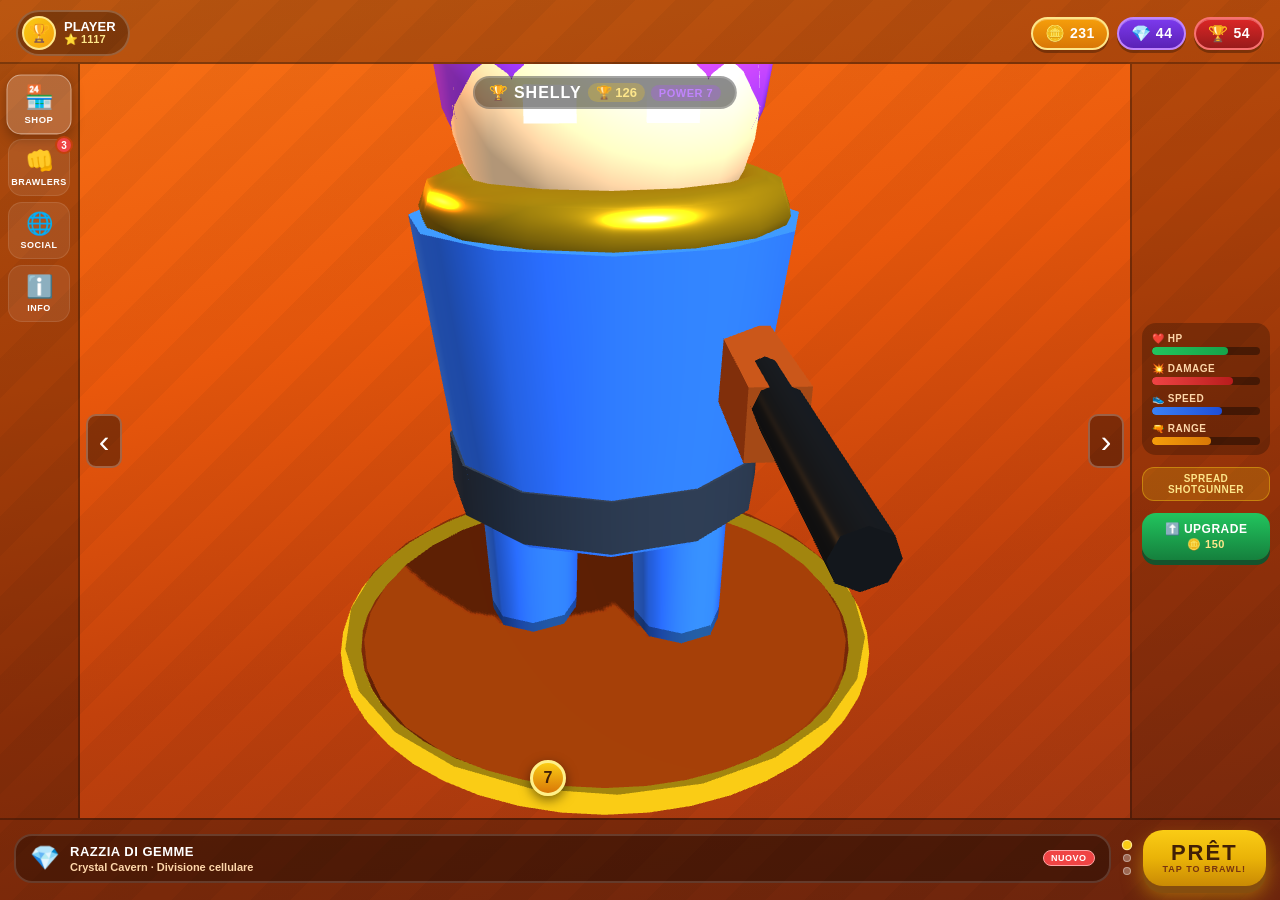
<file: index.html>
<!DOCTYPE html>
<html lang="en">
<head>
  <meta charset="UTF-8">
  <meta name="viewport" content="width=device-width, initial-scale=1.0, maximum-scale=1.0, user-scalable=no, viewport-fit=cover">
  <meta name="apple-mobile-web-app-capable" content="yes">
  <meta name="mobile-web-app-capable" content="yes">
  <title>Brawl Arena 3D</title>
  <link rel="stylesheet" href="style.css">
  <script src="three.min.js"></script>
</head>
<body>

<!-- ============================================================
     LOBBY SCREEN — Brawl Stars Authentic Style
     ============================================================ -->
<div id="lobby-screen">

  <!-- TOP HEADER BAR (Currency & Profile) -->
  <div class="lobby-topbar">
    <div class="topbar-left">
      <div class="profile-badge">
        <div class="profile-avatar">🏆</div>
        <div class="profile-info">
          <span class="profile-name">PLAYER</span>
          <span class="profile-cups">⭐ 1117</span>
        </div>
      </div>
    </div>
    <div class="topbar-right">
      <div class="currency-pill gold-pill">
        <span class="currency-icon">🪙</span>
        <span class="currency-val" id="coins-val">231</span>
      </div>
      <div class="currency-pill gem-pill">
        <span class="currency-icon">💎</span>
        <span class="currency-val">44</span>
      </div>
      <div class="currency-pill trophy-pill">
        <span class="currency-icon">🏆</span>
        <span class="currency-val">54</span>
      </div>
    </div>
  </div>

  <!-- MAIN LOBBY LAYOUT -->
  <div class="lobby-main">

    <!-- LEFT SIDE NAV -->
    <nav class="lobby-nav">
      <div class="nav-btn nav-active">
        <span class="nav-icon">🏪</span>
        <span class="nav-label">SHOP</span>
      </div>
      <div class="nav-btn" id="nav-brawlers" onclick="openBrawlerSelect()">
        <span class="nav-icon">👊</span>
        <span class="nav-label">BRAWLERS</span>
        <span class="nav-badge">3</span>
      </div>
      <div class="nav-btn">
        <span class="nav-icon">🌐</span>
        <span class="nav-label">SOCIAL</span>
      </div>
      <div class="nav-btn">
        <span class="nav-icon">ℹ️</span>
        <span class="nav-label">INFO</span>
      </div>
    </nav>

    <!-- CENTER STAGE — Active Brawler Showcase -->
    <div class="lobby-stage">

      <!-- Brawler Name Tag -->
      <div class="stage-name-tag">
        <span class="stage-trophy">🏆</span>
        <span class="stage-brawler-name" id="stage-brawler-name">SHELLY</span>
        <span class="stage-cups-count" id="stage-cups">126</span>
        <span class="stage-powerup" id="stage-power">POWER 7</span>
      </div>

      <!-- 3D Canvas Brawler Preview -->
      <canvas id="preview-canvas"></canvas>

      <!-- Floating Level Badge -->
      <div class="stage-level-badge">
        <span class="level-num" id="stage-level">7</span>
      </div>

      <!-- Left / Right Arrow Swiper -->
      <button class="stage-arrow left-arrow" onclick="prevBrawler()">‹</button>
      <button class="stage-arrow right-arrow" onclick="nextBrawler()">›</button>

      <!-- Stage floor glow -->
      <div class="stage-glow"></div>
    </div>

    <!-- RIGHT SIDE PANEL: Brawler Stats & Upgrades -->
    <div class="lobby-right">
      <div class="brawler-stats-panel">
        <div class="stat-line">
          <span class="stat-label">❤️ HP</span>
          <div class="stat-bar-wrap"><div class="stat-fill hp-fill" id="stat-hp"></div></div>
        </div>
        <div class="stat-line">
          <span class="stat-label">💥 DAMAGE</span>
          <div class="stat-bar-wrap"><div class="stat-fill dmg-fill" id="stat-dmg"></div></div>
        </div>
        <div class="stat-line">
          <span class="stat-label">👟 SPEED</span>
          <div class="stat-bar-wrap"><div class="stat-fill spd-fill" id="stat-spd"></div></div>
        </div>
        <div class="stat-line">
          <span class="stat-label">🔫 RANGE</span>
          <div class="stat-bar-wrap"><div class="stat-fill rng-fill" id="stat-rng"></div></div>
        </div>
      </div>

      <!-- Brawler Role Tag -->
      <div class="role-tag" id="role-tag">SPREAD SHOTGUNNER</div>

      <!-- Upgrade & Select Buttons -->
      <button class="btn-upgrade">
        <span>⬆️ UPGRADE</span>
        <span class="upgrade-cost">🪙 150</span>
      </button>
    </div>
  </div>

  <!-- BOTTOM SECTION — Game Mode & Play Button -->
  <div class="lobby-bottom">

    <!-- Left: event / map info -->
    <div class="bottom-event-info" onclick="openMapSelect()">
      <div class="event-mode-icon">💎</div>
      <div class="event-text">
        <div class="event-mode-name">RAZZIA DI GEMME</div>
        <div class="event-map-name" id="event-map-name">Crystal Cavern · Divisione cellulare</div>
      </div>
      <div class="event-new-badge">NUOVO</div>
    </div>

    <!-- Map Selector Dots -->
    <div class="map-dots">
      <div class="map-dot active" onclick="selectMapDot(0, 'crystalCavern')"></div>
      <div class="map-dot" onclick="selectMapDot(1, 'desertDunes')"></div>
      <div class="map-dot" onclick="selectMapDot(2, 'snakePrairie')"></div>
    </div>

    <!-- Right: BRAWL! Play Button -->
    <button id="btn-play" class="btn-brawl">
      <div class="btn-brawl-inner">
        <span class="btn-brawl-ready">PRÊT</span>
        <span class="btn-brawl-sub">TAP TO BRAWL!</span>
      </div>
    </button>

  </div>

</div>

<!-- ============================================================
     BRAWLER SELECT DRAWER (slides up from bottom)
     ============================================================ -->
<div id="brawler-drawer" class="brawler-drawer hidden">
  <div class="drawer-header">
    <span class="drawer-title">SELECT BRAWLER</span>
    <button class="drawer-close" onclick="closeBrawlerSelect()">✕</button>
  </div>
  <div class="drawer-grid">
    <div class="drawer-card selected" data-brawler="shelly" onclick="pickBrawler('shelly', this)">
      <div class="dc-avatar av-shelly"></div>
      <div class="dc-name">SHELLY</div>
      <div class="dc-role">SHOTGUNNER</div>
    </div>
    <div class="drawer-card" data-brawler="colt" onclick="pickBrawler('colt', this)">
      <div class="dc-avatar av-colt"></div>
      <div class="dc-name">COLT</div>
      <div class="dc-role">GUNSLINGER</div>
    </div>
    <div class="drawer-card" data-brawler="el_primo" onclick="pickBrawler('el_primo', this)">
      <div class="dc-avatar av-primo"></div>
      <div class="dc-name">EL PRIMO</div>
      <div class="dc-role">LUCHADOR</div>
    </div>
  </div>
</div>

<!-- MAP SELECT DRAWER -->
<div id="map-drawer" class="brawler-drawer hidden">
  <div class="drawer-header">
    <span class="drawer-title">SELECT MAP</span>
    <button class="drawer-close" onclick="closeMapSelect()">✕</button>
  </div>
  <div class="drawer-grid">
    <div class="drawer-card map-dcard selected" data-map="crystalCavern" onclick="pickMap('crystalCavern','Crystal Cavern','Crystal Cavern · Divisione cellulare', this)">
      <div class="dc-map-icon">⛏️</div>
      <div class="dc-name">CRYSTAL CAVERN</div>
      <div class="dc-role">BALANCED</div>
    </div>
    <div class="drawer-card map-dcard" data-map="desertDunes" onclick="pickMap('desertDunes','Desert Dunes','Desert Dunes · Open Field', this)">
      <div class="dc-map-icon">🏜️</div>
      <div class="dc-name">DESERT DUNES</div>
      <div class="dc-role">OPEN SNIPER</div>
    </div>
    <div class="drawer-card map-dcard" data-map="snakePrairie" onclick="pickMap('snakePrairie','Snake Prairie','Snake Prairie · Dense Bush', this)">
      <div class="dc-map-icon">🌿</div>
      <div class="dc-name">SNAKE PRAIRIE</div>
      <div class="dc-role">MASSIVE BUSH</div>
    </div>
  </div>
</div>

<!-- Drawer backdrop -->
<div id="drawer-backdrop" class="drawer-backdrop hidden" onclick="closeAll()"></div>

<!-- ============================================================
     IN-GAME HUD OVERLAY
     ============================================================ -->
<div id="ui-layer" style="display: none;">
  <header class="hud-header">
    <div class="team-score blue-score">
      <span class="team-label">BLUE</span>
      <span class="gem-icon">💎</span>
      <span id="blue-gems" class="score-num">0</span>
    </div>
    <div id="match-status" class="hud-match-status">3v3 GEM GRAB</div>
    <div class="team-score red-score">
      <span class="team-label">RED</span>
      <span class="gem-icon">💎</span>
      <span id="red-gems" class="score-num">0</span>
    </div>
    <button id="btn-return-menu" class="btn-menu">MENU</button>
  </header>
  <div id="aim-toast" class="hud-aim-toast">AIMING...</div>
  <div class="hud-bottom">
    <div id="player-hud-card" class="hud-player-card">
      <div class="brawler-name-badge" id="hud-brawler-name">SHELLY</div>
      <div class="hp-bar-container">
        <div id="player-hp-fill" class="hp-bar-fill"></div>
        <span id="player-hp-text">3600 / 3600</span>
      </div>
    </div>
    <div class="hud-ammo-container">
      <div class="ammo-slot" id="ammo-1"><div class="ammo-fill"></div></div>
      <div class="ammo-slot" id="ammo-2"><div class="ammo-fill"></div></div>
      <div class="ammo-slot" id="ammo-3"><div class="ammo-fill"></div></div>
    </div>
  </div>
</div>

<!-- Three.js Game Canvas Container -->
<div id="game-container"></div>
<canvas id="joystick-canvas"></canvas>

<script src="game.js"></script>
</body>
</html>
</file>
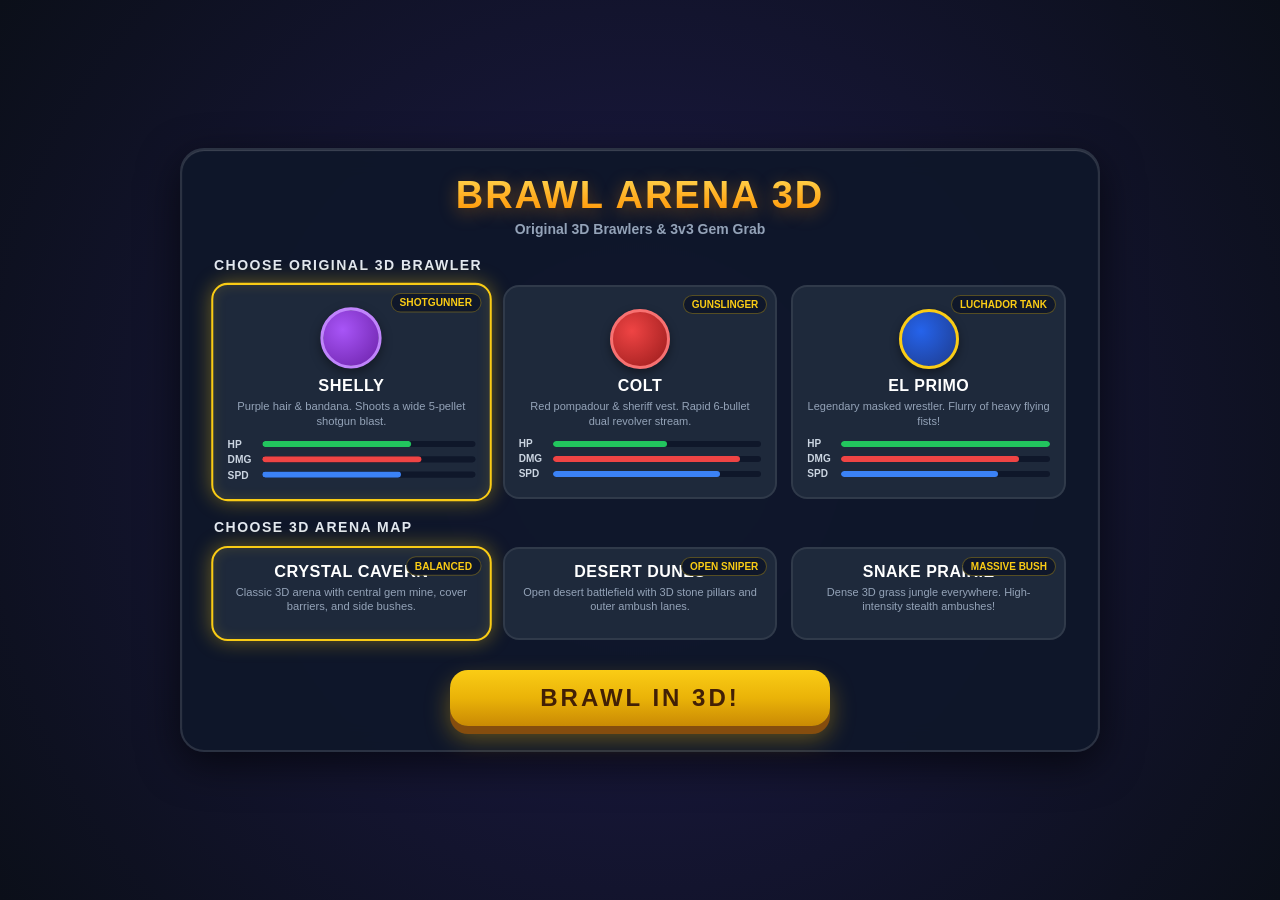
<file: claude/index.html>
<!DOCTYPE html>
<html lang="en">
<head>
  <meta charset="UTF-8">
  <meta name="viewport" content="width=device-width, initial-scale=1.0, maximum-scale=1.0, user-scalable=no, viewport-fit=cover">
  <meta name="apple-mobile-web-app-capable" content="yes">
  <meta name="mobile-web-app-capable" content="yes">
  <title>Brawl Arena 3D - Real WebGL 3D Top-Down Shooter</title>
  <link rel="stylesheet" href="style.css">
  <!-- Local Three.js WebGL Engine (100% offline & APK-ready) -->
  <script src="three.min.js"></script>
</head>
<body>
  <!-- Three.js 3D WebGL Canvas Container -->
  <div id="game-container"></div>

  <!-- 2D Overlay Canvas for Joysticks and Touch Controls -->
  <canvas id="joystick-canvas"></canvas>

  <!-- LOBBY & SELECTION MENU SCREEN -->
  <div id="lobby-screen" class="lobby-overlay">
    <div class="lobby-modal">
      <h1 class="game-logo">BRAWL ARENA 3D</h1>
      <p class="game-subtitle">Original 3D Brawlers & 3v3 Gem Grab</p>

      <!-- Section 1: Choose Brawler -->
      <div class="menu-section">
        <h2 class="section-title">CHOOSE ORIGINAL 3D BRAWLER</h2>
        <div class="cards-grid" id="brawler-select-grid">
          <!-- Shelly Card -->
          <div class="select-card selected" data-brawler="shelly">
            <div class="card-badge">SHOTGUNNER</div>
            <div class="card-avatar avatar-shelly"></div>
            <h3 class="card-name">SHELLY</h3>
            <p class="card-desc">Purple hair & bandana. Shoots a wide 5-pellet shotgun blast.</p>
            <div class="stat-row"><span>HP</span><div class="stat-bar"><div style="width: 70%; background: #22c55e;"></div></div></div>
            <div class="stat-row"><span>DMG</span><div class="stat-bar"><div style="width: 75%; background: #ef4444;"></div></div></div>
            <div class="stat-row"><span>SPD</span><div class="stat-bar"><div style="width: 65%; background: #3b82f6;"></div></div></div>
          </div>

          <!-- Colt Card -->
          <div class="select-card" data-brawler="colt">
            <div class="card-badge">GUNSLINGER</div>
            <div class="card-avatar avatar-colt"></div>
            <h3 class="card-name">COLT</h3>
            <p class="card-desc">Red pompadour & sheriff vest. Rapid 6-bullet dual revolver stream.</p>
            <div class="stat-row"><span>HP</span><div class="stat-bar"><div style="width: 55%; background: #22c55e;"></div></div></div>
            <div class="stat-row"><span>DMG</span><div class="stat-bar"><div style="width: 90%; background: #ef4444;"></div></div></div>
            <div class="stat-row"><span>SPD</span><div class="stat-bar"><div style="width: 80%; background: #3b82f6;"></div></div></div>
          </div>

          <!-- El Primo Card -->
          <div class="select-card" data-brawler="el_primo">
            <div class="card-badge">LUCHADOR TANK</div>
            <div class="card-avatar avatar-primo"></div>
            <h3 class="card-name">EL PRIMO</h3>
            <p class="card-desc">Legendary masked wrestler. Flurry of heavy flying fists!</p>
            <div class="stat-row"><span>HP</span><div class="stat-bar"><div style="width: 100%; background: #22c55e;"></div></div></div>
            <div class="stat-row"><span>DMG</span><div class="stat-bar"><div style="width: 85%; background: #ef4444;"></div></div></div>
            <div class="stat-row"><span>SPD</span><div class="stat-bar"><div style="width: 75%; background: #3b82f6;"></div></div></div>
          </div>
        </div>
      </div>

      <!-- Section 2: Choose 3D Arena Map -->
      <div class="menu-section">
        <h2 class="section-title">CHOOSE 3D ARENA MAP</h2>
        <div class="cards-grid map-grid" id="map-select-grid">
          <!-- Crystal Cavern -->
          <div class="select-card selected" data-map="crystalCavern">
            <div class="card-badge">BALANCED</div>
            <h3 class="card-name">CRYSTAL CAVERN</h3>
            <p class="card-desc">Classic 3D arena with central gem mine, cover barriers, and side bushes.</p>
          </div>

          <!-- Desert Dunes -->
          <div class="select-card" data-map="desertDunes">
            <div class="card-badge">OPEN SNIPER</div>
            <h3 class="card-name">DESERT DUNES</h3>
            <p class="card-desc">Open desert battlefield with 3D stone pillars and outer ambush lanes.</p>
          </div>

          <!-- Snake Prairie -->
          <div class="select-card" data-map="snakePrairie">
            <div class="card-badge">MASSIVE BUSH</div>
            <h3 class="card-name">SNAKE PRAIRIE</h3>
            <p class="card-desc">Dense 3D grass jungle everywhere. High-intensity stealth ambushes!</p>
          </div>
        </div>
      </div>

      <!-- Play Button -->
      <button id="btn-play" class="btn-brawl">BRAWL in 3D!</button>
    </div>
  </div>

  <!-- IN-GAME HUD OVERLAY -->
  <div id="ui-layer" style="display: none;">
    <!-- Top Bar: Scores & Match Status -->
    <header class="hud-header">
      <!-- Blue Team (Player) Gem Count -->
      <div class="team-score blue-score">
        <span class="team-label">BLUE TEAM</span>
        <span class="gem-icon">💎</span>
        <span id="blue-gems" class="score-num">0</span>
      </div>

      <!-- Center Status / Countdown Timer -->
      <div id="match-status" class="hud-match-status">3v3 GEM GRAB</div>

      <!-- Red Team (Enemy) Gem Count -->
      <div class="team-score red-score">
        <span class="team-label">RED TEAM</span>
        <span class="gem-icon">💎</span>
        <span id="red-gems" class="score-num">0</span>
      </div>

      <!-- Menu Button -->
      <button id="btn-return-menu" class="btn-menu">MENU</button>
    </header>

    <!-- Center Aim Toast (mobile) -->
    <div id="aim-toast" class="hud-aim-toast">AIMING...</div>

    <!-- Bottom HUD Bar -->
    <div class="hud-bottom">
      <!-- Player Info & Respawn Status -->
      <div id="player-hud-card" class="hud-player-card">
        <div class="brawler-name-badge" id="hud-brawler-name">SHELLY</div>
        <div class="hp-bar-container">
          <div id="player-hp-fill" class="hp-bar-fill"></div>
          <span id="player-hp-text">3600 / 3600</span>
        </div>
      </div>

      <!-- 3-Slot Ammo Container -->
      <div class="hud-ammo-container">
        <div class="ammo-slot active" id="ammo-1"><div class="ammo-fill"></div></div>
        <div class="ammo-slot active" id="ammo-2"><div class="ammo-fill"></div></div>
        <div class="ammo-slot active" id="ammo-3"><div class="ammo-fill"></div></div>
      </div>
    </div>
  </div>

  <script src="game.js"></script>
</body>
</html>
</file>
<file: style.css>
/* =====================================================================
   BRAWL ARENA 3D — Style Sheet
   Authentic Brawl Stars Lobby Style + In-Game HUD
   ===================================================================== */

* {
  margin: 0; padding: 0;
  box-sizing: border-box;
  -webkit-touch-callout: none;
  -webkit-user-select: none;
  user-select: none;
}

html, body {
  width: 100%; height: 100%;
  overflow: hidden;
  background: #c9540a;
  font-family: 'Segoe UI', 'Arial Rounded MT Bold', Arial, sans-serif;
  touch-action: none;
}

/* =====================================================================
   LOBBY SCREEN — Warm Orange Gradient Background (Brawl Stars vibe)
   ===================================================================== */
#lobby-screen {
  position: fixed;
  inset: 0;
  z-index: 90;
  background: linear-gradient(170deg, #f97316 0%, #ea580c 35%, #c2410c 65%, #9a3412 100%);
  display: flex;
  flex-direction: column;
  overflow: hidden;
}

/* Animated diagonal stripe texture overlay */
#lobby-screen::before {
  content: '';
  position: absolute;
  inset: 0;
  background: repeating-linear-gradient(
    -45deg,
    transparent,
    transparent 28px,
    rgba(0,0,0,0.04) 28px,
    rgba(0,0,0,0.04) 56px
  );
  pointer-events: none;
  z-index: 0;
}

/* =====================================================================
   TOP BAR
   ===================================================================== */
.lobby-topbar {
  position: relative;
  z-index: 10;
  display: flex;
  justify-content: space-between;
  align-items: center;
  padding: 10px 16px 6px;
  background: rgba(0,0,0,0.25);
  border-bottom: 2px solid rgba(0,0,0,0.3);
}

.profile-badge {
  display: flex;
  align-items: center;
  gap: 8px;
  background: rgba(0,0,0,0.3);
  border: 2px solid rgba(255,255,255,0.2);
  border-radius: 24px;
  padding: 4px 12px 4px 4px;
}

.profile-avatar {
  width: 34px; height: 34px;
  background: linear-gradient(135deg, #facc15, #f59e0b);
  border-radius: 50%;
  display: flex; align-items: center; justify-content: center;
  font-size: 18px;
  border: 2px solid #fde68a;
}

.profile-info {
  display: flex; flex-direction: column;
}

.profile-name {
  color: #ffffff;
  font-size: 13px;
  font-weight: 800;
  line-height: 1;
}

.profile-cups {
  color: #fde68a;
  font-size: 11px;
  font-weight: 700;
}

.topbar-right {
  display: flex;
  gap: 8px;
  align-items: center;
}

.currency-pill {
  display: flex;
  align-items: center;
  gap: 5px;
  padding: 5px 12px;
  border-radius: 20px;
  font-size: 14px;
  font-weight: 800;
  color: #ffffff;
  box-shadow: 0 3px 0 rgba(0,0,0,0.3), inset 0 1px 0 rgba(255,255,255,0.3);
}

.gold-pill   { background: linear-gradient(180deg, #f59e0b, #d97706); border: 2px solid #fde68a; }
.gem-pill    { background: linear-gradient(180deg, #7c3aed, #5b21b6); border: 2px solid #c084fc; }
.trophy-pill { background: linear-gradient(180deg, #dc2626, #991b1b); border: 2px solid #f87171; }

.currency-icon { font-size: 16px; }
.currency-val  { letter-spacing: 0.5px; }

/* =====================================================================
   MAIN LOBBY LAYOUT
   ===================================================================== */
.lobby-main {
  position: relative;
  z-index: 5;
  flex: 1;
  display: flex;
  align-items: stretch;
  min-height: 0;
}

/* =====================================================================
   LEFT NAV PANEL
   ===================================================================== */
.lobby-nav {
  display: flex;
  flex-direction: column;
  gap: 6px;
  padding: 12px 10px;
  background: rgba(0,0,0,0.3);
  border-right: 2px solid rgba(0,0,0,0.3);
  width: 80px;
  align-items: center;
}

.nav-btn {
  display: flex;
  flex-direction: column;
  align-items: center;
  justify-content: center;
  gap: 3px;
  width: 62px;
  padding: 8px 4px;
  border-radius: 14px;
  cursor: pointer;
  background: rgba(255,255,255,0.08);
  border: 1.5px solid rgba(255,255,255,0.1);
  transition: all 0.2s;
  position: relative;
}

.nav-btn:hover, .nav-active {
  background: rgba(255,255,255,0.18);
  border-color: rgba(255,255,255,0.4);
  box-shadow: 0 4px 12px rgba(0,0,0,0.3);
  transform: scale(1.05);
}

.nav-icon {
  font-size: 22px;
}

.nav-label {
  color: #fff;
  font-size: 9px;
  font-weight: 800;
  letter-spacing: 0.5px;
  text-align: center;
}

.nav-badge {
  position: absolute;
  top: -4px; right: -4px;
  background: #ef4444;
  color: #fff;
  font-size: 10px;
  font-weight: 800;
  width: 18px; height: 18px;
  border-radius: 50%;
  display: flex; align-items: center; justify-content: center;
  border: 2px solid #c2410c;
}

/* =====================================================================
   CENTER STAGE — Brawler Showcase
   ===================================================================== */
.lobby-stage {
  flex: 1;
  position: relative;
  display: flex;
  flex-direction: column;
  align-items: center;
  justify-content: center;
  overflow: hidden;
}

/* Deep radial glow behind brawler */
.stage-glow {
  position: absolute;
  bottom: 10%;
  left: 50%;
  transform: translateX(-50%);
  width: 240px; height: 60px;
  background: radial-gradient(ellipse at center, rgba(250,204,21,0.45) 0%, transparent 70%);
  pointer-events: none;
  z-index: 0;
}

/* Brawler name tag at top of stage */
.stage-name-tag {
  position: absolute;
  top: 12px;
  left: 50%;
  transform: translateX(-50%);
  display: flex;
  align-items: center;
  gap: 6px;
  background: rgba(0,0,0,0.45);
  border: 2px solid rgba(255,255,255,0.2);
  border-radius: 20px;
  padding: 5px 14px;
  white-space: nowrap;
  z-index: 10;
}

.stage-trophy { font-size: 15px; }

.stage-brawler-name {
  color: #ffffff;
  font-size: 16px;
  font-weight: 900;
  letter-spacing: 1px;
}

.stage-cups-count {
  background: rgba(250,204,21,0.25);
  color: #fde68a;
  font-size: 13px;
  font-weight: 800;
  padding: 2px 8px;
  border-radius: 10px;
}

.stage-powerup {
  background: rgba(168,85,247,0.3);
  color: #c084fc;
  font-size: 11px;
  font-weight: 800;
  padding: 2px 8px;
  border-radius: 10px;
  letter-spacing: 0.5px;
}

/* 3D Preview Canvas for Brawler Showcase */
#preview-canvas {
  position: relative;
  z-index: 5;
  width: 100%;
  height: 100%;
  display: block;
}

/* Level Badge floating bottom-left of stage */
.stage-level-badge {
  position: absolute;
  bottom: 22px;
  left: 50%;
  transform: translateX(-75px);
  background: linear-gradient(180deg, #facc15, #d97706);
  border: 3px solid #fef08a;
  border-radius: 50%;
  width: 36px; height: 36px;
  display: flex; align-items: center; justify-content: center;
  box-shadow: 0 4px 12px rgba(0,0,0,0.5);
  z-index: 10;
}

.level-num {
  color: #422006;
  font-size: 16px;
  font-weight: 900;
}

/* Stage Swipe Arrows */
.stage-arrow {
  position: absolute;
  top: 50%;
  transform: translateY(-50%);
  background: rgba(0,0,0,0.4);
  border: 2px solid rgba(255,255,255,0.25);
  color: #ffffff;
  font-size: 32px;
  font-weight: 300;
  width: 36px; height: 54px;
  border-radius: 10px;
  cursor: pointer;
  display: flex; align-items: center; justify-content: center;
  z-index: 10;
  transition: all 0.15s;
  line-height: 1;
}

.stage-arrow:hover {
  background: rgba(255,255,255,0.2);
  transform: translateY(-50%) scale(1.08);
}

.left-arrow  { left: 6px; }
.right-arrow { right: 6px; }

/* =====================================================================
   RIGHT STATS PANEL
   ===================================================================== */
.lobby-right {
  width: 150px;
  display: flex;
  flex-direction: column;
  align-items: stretch;
  justify-content: center;
  gap: 12px;
  padding: 14px 10px;
  background: rgba(0,0,0,0.25);
  border-left: 2px solid rgba(0,0,0,0.3);
}

.brawler-stats-panel {
  display: flex;
  flex-direction: column;
  gap: 8px;
  background: rgba(0,0,0,0.25);
  border-radius: 14px;
  padding: 10px;
}

.stat-line {
  display: flex;
  flex-direction: column;
  gap: 3px;
}

.stat-label {
  color: #fed7aa;
  font-size: 10px;
  font-weight: 700;
  letter-spacing: 0.5px;
}

.stat-bar-wrap {
  width: 100%;
  height: 8px;
  background: rgba(0,0,0,0.4);
  border-radius: 4px;
  overflow: hidden;
}

.stat-fill {
  height: 100%;
  border-radius: 4px;
  transition: width 0.4s cubic-bezier(0.4, 0, 0.2, 1);
}

.hp-fill  { background: linear-gradient(90deg, #22c55e, #16a34a); }
.dmg-fill { background: linear-gradient(90deg, #ef4444, #b91c1c); }
.spd-fill { background: linear-gradient(90deg, #3b82f6, #1d4ed8); }
.rng-fill { background: linear-gradient(90deg, #f59e0b, #d97706); }

.role-tag {
  text-align: center;
  background: rgba(250,204,21,0.2);
  border: 1.5px solid rgba(250,204,21,0.4);
  color: #fde68a;
  font-size: 10px;
  font-weight: 800;
  letter-spacing: 0.5px;
  padding: 5px 8px;
  border-radius: 12px;
}

.btn-upgrade {
  background: linear-gradient(180deg, #22c55e, #15803d);
  border: none;
  border-radius: 14px;
  padding: 9px 10px;
  box-shadow: 0 5px 0 #14532d;
  cursor: pointer;
  display: flex;
  flex-direction: column;
  align-items: center;
  gap: 2px;
  transition: all 0.15s;
  color: #ffffff;
  font-size: 12px;
  font-weight: 800;
  letter-spacing: 0.5px;
}

.btn-upgrade:active {
  transform: translateY(4px);
  box-shadow: 0 1px 0 #14532d;
}

.upgrade-cost {
  font-size: 11px;
  color: #fde68a;
  font-weight: 700;
}

/* =====================================================================
   BOTTOM EVENT & PLAY BUTTON
   ===================================================================== */
.lobby-bottom {
  position: relative;
  z-index: 10;
  display: flex;
  align-items: center;
  gap: 12px;
  padding: 10px 14px 14px;
  background: rgba(0,0,0,0.3);
  border-top: 2px solid rgba(0,0,0,0.3);
}

/* Event / Map info pill */
.bottom-event-info {
  flex: 1;
  display: flex;
  align-items: center;
  gap: 10px;
  background: rgba(0,0,0,0.35);
  border: 2px solid rgba(255,255,255,0.15);
  border-radius: 18px;
  padding: 8px 14px;
  cursor: pointer;
  transition: all 0.2s;
}

.bottom-event-info:hover {
  background: rgba(255,255,255,0.1);
  border-color: rgba(255,255,255,0.3);
}

.event-mode-icon {
  font-size: 24px;
  flex-shrink: 0;
}

.event-text {
  display: flex;
  flex-direction: column;
  gap: 2px;
  flex: 1;
  min-width: 0;
}

.event-mode-name {
  color: #ffffff;
  font-size: 13px;
  font-weight: 900;
  letter-spacing: 0.5px;
}

.event-map-name {
  color: #fed7aa;
  font-size: 11px;
  font-weight: 600;
  white-space: nowrap;
  overflow: hidden;
  text-overflow: ellipsis;
}

.event-new-badge {
  background: #ef4444;
  color: #ffffff;
  font-size: 9px;
  font-weight: 800;
  padding: 2px 7px;
  border-radius: 8px;
  border: 1.5px solid #fca5a5;
  flex-shrink: 0;
  letter-spacing: 0.5px;
}

/* Map selector dots */
.map-dots {
  display: flex;
  flex-direction: column;
  gap: 5px;
  align-items: center;
}

.map-dot {
  width: 8px; height: 8px;
  border-radius: 50%;
  background: rgba(255,255,255,0.3);
  border: 1.5px solid rgba(255,255,255,0.4);
  cursor: pointer;
  transition: all 0.2s;
}

.map-dot.active {
  background: #facc15;
  border-color: #fde68a;
  transform: scale(1.3);
}

/* BRAWL! / PLAY Button */
.btn-brawl {
  background: linear-gradient(180deg, #facc15 0%, #eab308 50%, #ca8a04 100%);
  border: none;
  border-radius: 20px;
  padding: 0;
  box-shadow: 0 7px 0 #854d0e, 0 10px 20px rgba(234,179,8,0.5);
  cursor: pointer;
  transition: all 0.15s ease;
  min-width: 120px;
}

.btn-brawl:hover { transform: translateY(-2px); box-shadow: 0 9px 0 #854d0e, 0 14px 24px rgba(234,179,8,0.6); }
.btn-brawl:active { transform: translateY(5px); box-shadow: 0 2px 0 #854d0e; }

.btn-brawl-inner {
  display: flex;
  flex-direction: column;
  align-items: center;
  padding: 12px 20px;
}

.btn-brawl-ready {
  color: #422006;
  font-size: 22px;
  font-weight: 900;
  letter-spacing: 2px;
  line-height: 1;
}

.btn-brawl-sub {
  color: #78350f;
  font-size: 9px;
  font-weight: 700;
  letter-spacing: 1px;
}

/* =====================================================================
   BRAWLER / MAP DRAWER (slides from bottom)
   ===================================================================== */
.brawler-drawer {
  position: fixed;
  left: 0; right: 0; bottom: 0;
  z-index: 200;
  background: linear-gradient(170deg, #1e293b, #0f172a);
  border-top: 3px solid #334155;
  border-radius: 24px 24px 0 0;
  padding: 16px;
  transform: translateY(0%);
  transition: transform 0.35s cubic-bezier(0.4, 0, 0.2, 1);
  max-height: 60vh;
  overflow-y: auto;
}

.brawler-drawer.hidden {
  transform: translateY(110%);
}

.drawer-backdrop {
  position: fixed;
  inset: 0;
  z-index: 150;
  background: rgba(0,0,0,0.6);
  backdrop-filter: blur(4px);
  transition: opacity 0.3s;
}

.drawer-backdrop.hidden { display: none; }

.drawer-header {
  display: flex;
  justify-content: space-between;
  align-items: center;
  margin-bottom: 14px;
}

.drawer-title {
  color: #ffffff;
  font-size: 16px;
  font-weight: 900;
  letter-spacing: 1px;
}

.drawer-close {
  background: #334155;
  color: #ffffff;
  border: none;
  border-radius: 50%;
  width: 30px; height: 30px;
  font-size: 14px;
  cursor: pointer;
  display: flex; align-items: center; justify-content: center;
}

.drawer-grid {
  display: grid;
  grid-template-columns: repeat(3, 1fr);
  gap: 12px;
}

.drawer-card {
  background: #1e293b;
  border: 2px solid #334155;
  border-radius: 16px;
  padding: 14px 10px;
  display: flex;
  flex-direction: column;
  align-items: center;
  gap: 6px;
  cursor: pointer;
  transition: all 0.2s;
}

.drawer-card:hover { border-color: rgba(250,204,21,0.5); transform: scale(1.03); }

.drawer-card.selected {
  border-color: #facc15;
  box-shadow: 0 0 16px rgba(250,204,21,0.4);
  background: #1e3a5f;
}

.dc-avatar {
  width: 56px; height: 56px;
  border-radius: 50%;
  box-shadow: 0 4px 10px rgba(0,0,0,0.5);
  border: 3px solid transparent;
}

.av-shelly { background: radial-gradient(circle at 35% 35%, #a855f7, #6b21a8); border-color: #c084fc; }
.av-colt   { background: radial-gradient(circle at 35% 35%, #ef4444, #991b1b); border-color: #f87171; }
.av-primo  { background: radial-gradient(circle at 35% 35%, #2563eb, #1e3a8a); border-color: #facc15; }

.dc-map-icon { font-size: 36px; }

.dc-name {
  color: #ffffff;
  font-size: 13px;
  font-weight: 800;
  text-align: center;
}

.dc-role {
  color: #94a3b8;
  font-size: 10px;
  font-weight: 600;
  letter-spacing: 0.5px;
}

/* =====================================================================
   THREE.JS GAME CANVAS
   ===================================================================== */
#game-container {
  position: fixed;
  inset: 0;
  z-index: 1;
  display: none;
}

#game-container canvas {
  display: block;
  width: 100%; height: 100%;
}

#joystick-canvas {
  position: fixed;
  inset: 0;
  z-index: 5;
  pointer-events: auto;
  display: none;
}

/* =====================================================================
   IN-GAME HUD
   ===================================================================== */
#ui-layer {
  position: fixed;
  inset: 0;
  z-index: 10;
  pointer-events: none;
  display: flex;
  flex-direction: column;
  justify-content: space-between;
  padding: 14px;
}

.hud-header {
  display: flex;
  justify-content: space-between;
  align-items: center;
  width: 100%;
}

.team-score {
  display: flex;
  align-items: center;
  gap: 6px;
  padding: 6px 14px;
  border-radius: 16px;
  font-weight: 800;
  box-shadow: 0 4px 12px rgba(0,0,0,0.4);
}

.blue-score { background: rgba(30,58,138,0.9); border: 2px solid #3b82f6; color: #60a5fa; }
.red-score  { background: rgba(127,29,29,0.9);  border: 2px solid #ef4444; color: #f87171; }
.team-label { font-size: 11px; letter-spacing: 1px; color: #ffffff; }
.gem-icon   { font-size: 15px; }
.score-num  { font-size: 20px; color: #ffffff; }

.hud-match-status {
  background: rgba(15,23,42,0.9);
  color: #ffffff;
  font-size: 13px;
  font-weight: 800;
  letter-spacing: 1px;
  padding: 6px 16px;
  border-radius: 20px;
  border: 1px solid rgba(255,255,255,0.15);
}

.btn-menu {
  background: #334155;
  color: #ffffff;
  font-size: 12px;
  font-weight: 800;
  padding: 8px 14px;
  border-radius: 12px;
  border: 1px solid rgba(255,255,255,0.2);
  cursor: pointer;
  pointer-events: auto;
}

.hud-aim-toast {
  align-self: center;
  background: rgba(239,68,68,0.9);
  color: #ffffff;
  font-size: 13px;
  font-weight: 800;
  letter-spacing: 1.5px;
  padding: 6px 18px;
  border-radius: 20px;
  opacity: 0;
  transform: translateY(-10px);
  transition: opacity 0.15s, transform 0.15s;
  pointer-events: none;
}

.hud-aim-toast.active { opacity: 1; transform: translateY(0); }

.hud-bottom {
  display: flex;
  justify-content: space-between;
  align-items: flex-end;
}

.hud-player-card {
  background: rgba(15,23,42,0.85);
  backdrop-filter: blur(8px);
  padding: 8px 14px;
  border-radius: 16px;
  border: 1px solid rgba(255,255,255,0.15);
  display: flex;
  flex-direction: column;
  gap: 4px;
  min-width: 155px;
}

.brawler-name-badge {
  color: #60a5fa;
  font-size: 12px;
  font-weight: 800;
  letter-spacing: 1px;
}

.hp-bar-container {
  width: 100%;
  height: 14px;
  background: #0f172a;
  border-radius: 7px;
  position: relative;
  overflow: hidden;
  border: 1px solid #334155;
}

.hp-bar-fill {
  width: 100%;
  height: 100%;
  background: linear-gradient(90deg, #22c55e, #16a34a);
  transition: width 0.1s linear;
}

#player-hp-text {
  position: absolute;
  inset: 0;
  display: flex;
  align-items: center;
  justify-content: center;
  font-size: 10px;
  font-weight: 800;
  color: #ffffff;
  text-shadow: 0 1px 3px rgba(0,0,0,0.9);
}

.hud-ammo-container {
  display: flex;
  gap: 8px;
  background: rgba(15,23,42,0.75);
  padding: 6px 10px;
  border-radius: 12px;
  border: 1px solid rgba(255,255,255,0.1);
}

.ammo-slot {
  width: 34px;
  height: 12px;
  background: #334155;
  border-radius: 6px;
  overflow: hidden;
  border: 1.5px solid #1e293b;
}

.ammo-slot .ammo-fill {
  width: 100%;
  height: 100%;
  background: #f59e0b;
  border-radius: 4px;
  transition: width 0.05s linear;
}

/* =====================================================================
   RESPONSIVE
   ===================================================================== */
@media (max-width: 600px) {
  .lobby-nav { width: 64px; }
  .lobby-right { width: 120px; padding: 10px 8px; }
  .currency-pill { padding: 4px 8px; font-size: 12px; }
  .btn-brawl-ready { font-size: 18px; }
  .stage-name-tag { font-size: 12px; }
  .drawer-grid { grid-template-columns: repeat(2, 1fr); }
}
</file>
<file: claude/style.css>
/* Reset & Mobile Constraints */
* {
  margin: 0;
  padding: 0;
  box-sizing: border-box;
  -webkit-touch-callout: none;
  -webkit-user-select: none;
  user-select: none;
}

html, body {
  width: 100%;
  height: 100%;
  overflow: hidden;
  background-color: #0b0f19;
  font-family: 'Segoe UI', Tahoma, Geneva, Verdana, sans-serif;
  touch-action: none;
}

/* 3D WebGL Canvas Container */
#game-container {
  position: absolute;
  top: 0;
  left: 0;
  width: 100%;
  height: 100%;
  z-index: 1;
}

#game-container canvas {
  display: block;
  width: 100%;
  height: 100%;
}

/* 2D Joystick Touch Overlay Canvas */
#joystick-canvas {
  position: absolute;
  top: 0;
  left: 0;
  width: 100%;
  height: 100%;
  z-index: 5;
  pointer-events: auto; /* Handles touches directly */
}

/* ==========================================================================
   LOBBY / SELECTION MENU
   ========================================================================== */
.lobby-overlay {
  position: absolute;
  top: 0;
  left: 0;
  width: 100%;
  height: 100%;
  z-index: 100;
  background: radial-gradient(circle at center, rgba(30, 27, 75, 0.96), rgba(11, 15, 25, 0.98));
  display: flex;
  justify-content: center;
  align-items: center;
  padding: 16px;
  overflow-y: auto;
}

.lobby-modal {
  background: rgba(15, 23, 42, 0.92);
  backdrop-filter: blur(12px);
  -webkit-backdrop-filter: blur(12px);
  border: 2px solid rgba(255, 255, 255, 0.12);
  border-radius: 24px;
  padding: 24px 32px;
  max-width: 920px;
  width: 100%;
  box-shadow: 0 12px 40px rgba(0, 0, 0, 0.6), inset 0 1px 1px rgba(255, 255, 255, 0.2);
  text-align: center;
}

.game-logo {
  font-size: 38px;
  font-weight: 900;
  letter-spacing: 2px;
  background: linear-gradient(180deg, #ffde59 0%, #ff9100 100%);
  -webkit-background-clip: text;
  -webkit-text-fill-color: transparent;
  text-shadow: 0 4px 18px rgba(255, 145, 0, 0.4);
}

.game-subtitle {
  color: #94a3b8;
  font-size: 14px;
  font-weight: 600;
  margin-top: 4px;
  margin-bottom: 20px;
}

.menu-section {
  margin-bottom: 20px;
}

.section-title {
  color: #e2e8f0;
  font-size: 14px;
  font-weight: 800;
  letter-spacing: 1.5px;
  text-transform: uppercase;
  margin-bottom: 12px;
  text-align: left;
}

.cards-grid {
  display: grid;
  grid-template-columns: repeat(3, 1fr);
  gap: 14px;
}

.select-card {
  background: #1e293b;
  border: 2px solid rgba(255, 255, 255, 0.08);
  border-radius: 16px;
  padding: 14px;
  cursor: pointer;
  position: relative;
  transition: all 0.2s cubic-bezier(0.4, 0, 0.2, 1);
  display: flex;
  flex-direction: column;
  align-items: center;
}

.select-card:hover {
  transform: translateY(-4px);
  border-color: rgba(255, 255, 255, 0.3);
  box-shadow: 0 8px 20px rgba(0, 0, 0, 0.4);
}

.select-card.selected {
  border-color: #facc15;
  background: #1e293b;
  box-shadow: 0 0 20px rgba(250, 204, 21, 0.4), inset 0 0 12px rgba(250, 204, 21, 0.15);
  transform: scale(1.02);
}

.card-badge {
  position: absolute;
  top: 8px;
  right: 8px;
  background: #0f172a;
  color: #facc15;
  font-size: 10px;
  font-weight: 800;
  padding: 3px 8px;
  border-radius: 10px;
  border: 1px solid rgba(250, 204, 21, 0.3);
}

.card-avatar {
  width: 60px;
  height: 60px;
  border-radius: 50%;
  margin-top: 8px;
  margin-bottom: 8px;
  box-shadow: 0 4px 10px rgba(0, 0, 0, 0.4);
}

.avatar-shelly {
  background: radial-gradient(circle at 35% 35%, #a855f7, #6b21a8);
  border: 3px solid #c084fc;
}

.avatar-colt {
  background: radial-gradient(circle at 35% 35%, #ef4444, #991b1b);
  border: 3px solid #f87171;
}

.avatar-primo {
  background: radial-gradient(circle at 35% 35%, #2563eb, #1e3a8a);
  border: 3px solid #facc15;
}

.card-name {
  color: #ffffff;
  font-size: 16px;
  font-weight: 800;
  letter-spacing: 0.5px;
  margin-bottom: 4px;
}

.card-desc {
  color: #94a3b8;
  font-size: 11px;
  line-height: 1.3;
  margin-bottom: 10px;
  min-height: 28px;
}

.stat-row {
  display: flex;
  align-items: center;
  width: 100%;
  margin-bottom: 4px;
  gap: 8px;
}

.stat-row span {
  color: #cbd5e1;
  font-size: 10px;
  font-weight: 700;
  width: 26px;
  text-align: left;
}

.stat-bar {
  flex: 1;
  height: 6px;
  background: #0f172a;
  border-radius: 3px;
  overflow: hidden;
}

.stat-bar div {
  height: 100%;
  border-radius: 3px;
}

/* Play Button */
.btn-brawl {
  width: 100%;
  max-width: 380px;
  background: linear-gradient(180deg, #facc15 0%, #eab308 50%, #ca8a04 100%);
  color: #422006;
  font-size: 24px;
  font-weight: 900;
  letter-spacing: 3px;
  padding: 14px 28px;
  border: none;
  border-radius: 18px;
  cursor: pointer;
  box-shadow: 0 8px 0 #854d0e, 0 12px 24px rgba(234, 179, 8, 0.4);
  transition: all 0.15s ease;
  margin-top: 10px;
  text-transform: uppercase;
}

.btn-brawl:hover {
  transform: translateY(-2px);
  box-shadow: 0 10px 0 #854d0e, 0 16px 28px rgba(234, 179, 8, 0.5);
}

.btn-brawl:active {
  transform: translateY(4px);
  box-shadow: 0 4px 0 #854d0e, 0 6px 12px rgba(234, 179, 8, 0.4);
}

/* ==========================================================================
   IN-GAME HUD
   ========================================================================== */
#ui-layer {
  position: absolute;
  top: 0;
  left: 0;
  width: 100%;
  height: 100%;
  z-index: 10;
  pointer-events: none;
  display: flex;
  flex-direction: column;
  justify-content: space-between;
  padding: 16px;
}

.hud-header {
  display: flex;
  justify-content: space-between;
  align-items: center;
  width: 100%;
}

.team-score {
  display: flex;
  align-items: center;
  gap: 8px;
  padding: 6px 16px;
  border-radius: 16px;
  box-shadow: 0 4px 12px rgba(0, 0, 0, 0.4);
  font-weight: 800;
}

.blue-score {
  background: rgba(30, 58, 138, 0.85);
  border: 2px solid #3b82f6;
  color: #60a5fa;
}

.red-score {
  background: rgba(127, 29, 29, 0.85);
  border: 2px solid #ef4444;
  color: #f87171;
}

.team-label {
  font-size: 11px;
  letter-spacing: 1px;
}

.gem-icon {
  font-size: 16px;
}

.score-num {
  font-size: 20px;
  color: #ffffff;
}

.hud-match-status {
  background: rgba(15, 23, 42, 0.85);
  color: #ffffff;
  font-size: 13px;
  font-weight: 800;
  letter-spacing: 1px;
  padding: 6px 16px;
  border-radius: 20px;
  border: 1px solid rgba(255, 255, 255, 0.15);
}

.btn-menu {
  background: #334155;
  color: #ffffff;
  font-size: 12px;
  font-weight: 800;
  padding: 8px 14px;
  border-radius: 12px;
  border: 1px solid rgba(255, 255, 255, 0.2);
  cursor: pointer;
  pointer-events: auto;
}

.hud-aim-toast {
  align-self: center;
  background: rgba(239, 68, 68, 0.85);
  color: #ffffff;
  font-size: 13px;
  font-weight: 800;
  letter-spacing: 1.5px;
  padding: 6px 18px;
  border-radius: 20px;
  opacity: 0;
  transform: translateY(-10px);
  transition: opacity 0.15s ease, transform 0.15s ease;
  pointer-events: none;
}

.hud-aim-toast.active {
  opacity: 1;
  transform: translateY(0);
}

/* Bottom HUD */
.hud-bottom {
  display: flex;
  justify-content: space-between;
  align-items: flex-end;
  width: 100%;
}

.hud-player-card {
  background: rgba(15, 23, 42, 0.8);
  backdrop-filter: blur(8px);
  padding: 8px 14px;
  border-radius: 16px;
  border: 1px solid rgba(255, 255, 255, 0.15);
  display: flex;
  flex-direction: column;
  gap: 4px;
  min-width: 160px;
}

.brawler-name-badge {
  color: #60a5fa;
  font-size: 12px;
  font-weight: 800;
  letter-spacing: 1px;
}

.hp-bar-container {
  width: 100%;
  height: 14px;
  background: #0f172a;
  border-radius: 7px;
  position: relative;
  overflow: hidden;
  border: 1px solid #334155;
}

.hp-bar-fill {
  width: 100%;
  height: 100%;
  background: linear-gradient(90deg, #22c55e, #16a34a);
  transition: width 0.1s linear;
}

#player-hp-text {
  position: absolute;
  top: 0;
  left: 0;
  width: 100%;
  height: 100%;
  font-size: 10px;
  font-weight: 800;
  color: #ffffff;
  display: flex;
  align-items: center;
  justify-content: center;
  text-shadow: 0 1px 3px rgba(0, 0, 0, 0.8);
}

.hud-ammo-container {
  display: flex;
  gap: 8px;
  background: rgba(15, 23, 42, 0.7);
  padding: 6px 10px;
  border-radius: 12px;
  border: 1px solid rgba(255, 255, 255, 0.1);
}

.ammo-slot {
  width: 32px;
  height: 12px;
  background: #334155;
  border-radius: 6px;
  overflow: hidden;
  border: 1.5px solid #1e293b;
}

.ammo-slot .ammo-fill {
  width: 100%;
  height: 100%;
  background: #f59e0b;
  border-radius: 4px;
}

@media (max-width: 768px) {
  .cards-grid {
    grid-template-columns: 1fr;
    gap: 10px;
  }
  .lobby-modal {
    padding: 16px;
  }
  .game-logo {
    font-size: 26px;
  }
  .btn-brawl {
    font-size: 18px;
    padding: 12px 20px;
  }
}
</file>
